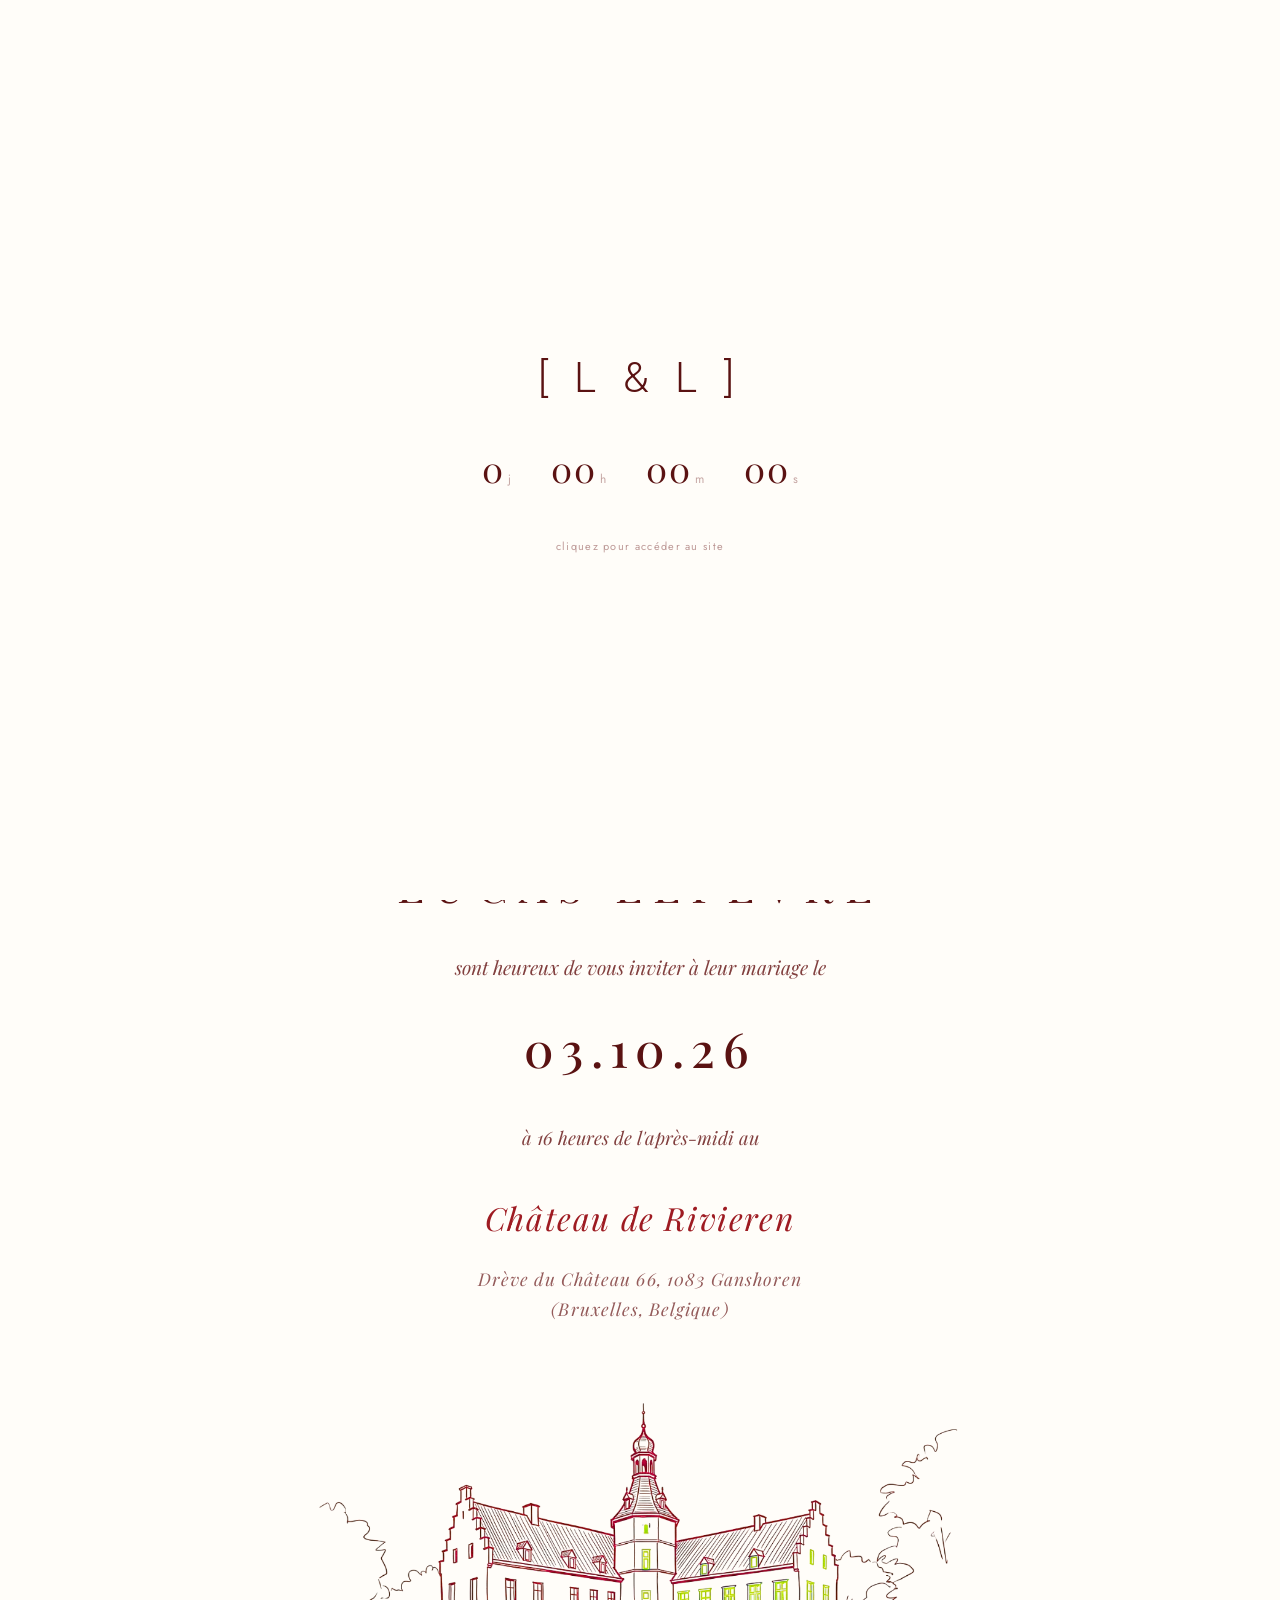
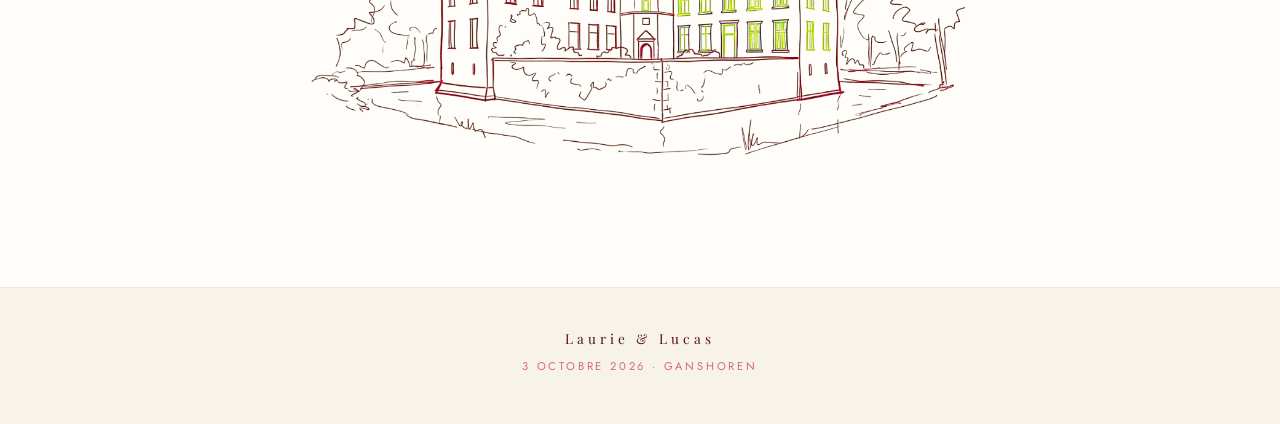
<file: index.html>
<!DOCTYPE html>
<html lang="fr">
<head>
    <meta charset="UTF-8">
    <meta name="viewport" content="width=device-width, initial-scale=1.0">
    <title>Laurie & Lucas — Mariage</title>
    <link rel="preconnect" href="https://fonts.googleapis.com">
    <link rel="preconnect" href="https://fonts.gstatic.com" crossorigin>
    <link href="https://fonts.googleapis.com/css2?family=Jost:wght@400;500;600&family=Playfair+Display:ital,wght@0,400..700;1,400..700&display=swap" rel="stylesheet">
    <link rel="stylesheet" href="style.css">
</head>
<body>

    <div class="site-header">
    <header class="header">
        <div class="header-bar">
            <h1 class="main-title">LAURIE & LUCAS</h1>
            <button type="button" class="nav-toggle" aria-expanded="false" aria-controls="mainNav" aria-label="Menu">
                <span></span><span></span><span></span>
            </button>
        </div>
    </header>

    <nav class="navbar" id="mainNav" aria-label="Navigation principale">
        <a href="index.html" class="nav-link active">BIENVENUE</a>
        <a href="histoire.html" class="nav-link">NOTRE HISTOIRE</a>
        <a href="celebration.html" class="nav-link">CÉLÉBRATION</a>
        <a href="lieu.html" class="nav-link">LE LIEU</a>
        <a href="dresscode.html" class="nav-link">DRESS CODE</a>
        <a href="liste-mariage.html" class="nav-link">LISTE DE MARIAGE</a>
        <a href="rsvp.html" class="nav-link">RSVP</a>
    </nav>
    </div>

    <main class="hero-container">
        <div class="overlay-text">Save the date</div>

        <div class="ticker-wrap" aria-hidden="true">
            <div class="ticker">
                <div class="ticker-group">
                    <img src="photos/LL1.jpg" alt="">
                    <img src="photos/LL2.jpg" alt="">
                    <img src="photos/LL3.jpg" alt="">
                </div>
                <div class="ticker-group" aria-hidden="true">
                    <img src="photos/LL1.jpg" alt="">
                    <img src="photos/LL2.jpg" alt="">
                    <img src="photos/LL3.jpg" alt="">
                </div>
            </div>
        </div>
    </main>

    <section class="invitation-section">

        <h2 class="couple-names">
            Laurie Buyens
            <span class="ampersand">&</span>
            Lucas Lefèvre
        </h2>

        <p class="italic-text invite-text">sont heureux de vous inviter à leur mariage le</p>

        <div class="wedding-date">03.10.26</div>

        <p class="italic-text time-text">à 16 heures de l'après-midi au</p>

        <h3 class="location-title">Château de Rivieren</h3>

        <p class="italic-text address-text">
            Drève du Château 66, 1083 Ganshoren<br>
            (Bruxelles, Belgique)
        </p>

        <div class="illustration-container">
            <img src="photos/chateau.png" class="venue-illustration" alt="Illustration du Château de Rivieren">
        </div>
    </section>

    <footer class="site-footer">
        <p class="footer-names">Laurie & Lucas</p>
        <p class="footer-date">3 Octobre 2026 · Ganshoren</p>
    </footer>

    <script src="nav.js"></script>
    <script src="splash.js"></script>
</body>
</html>
</file>
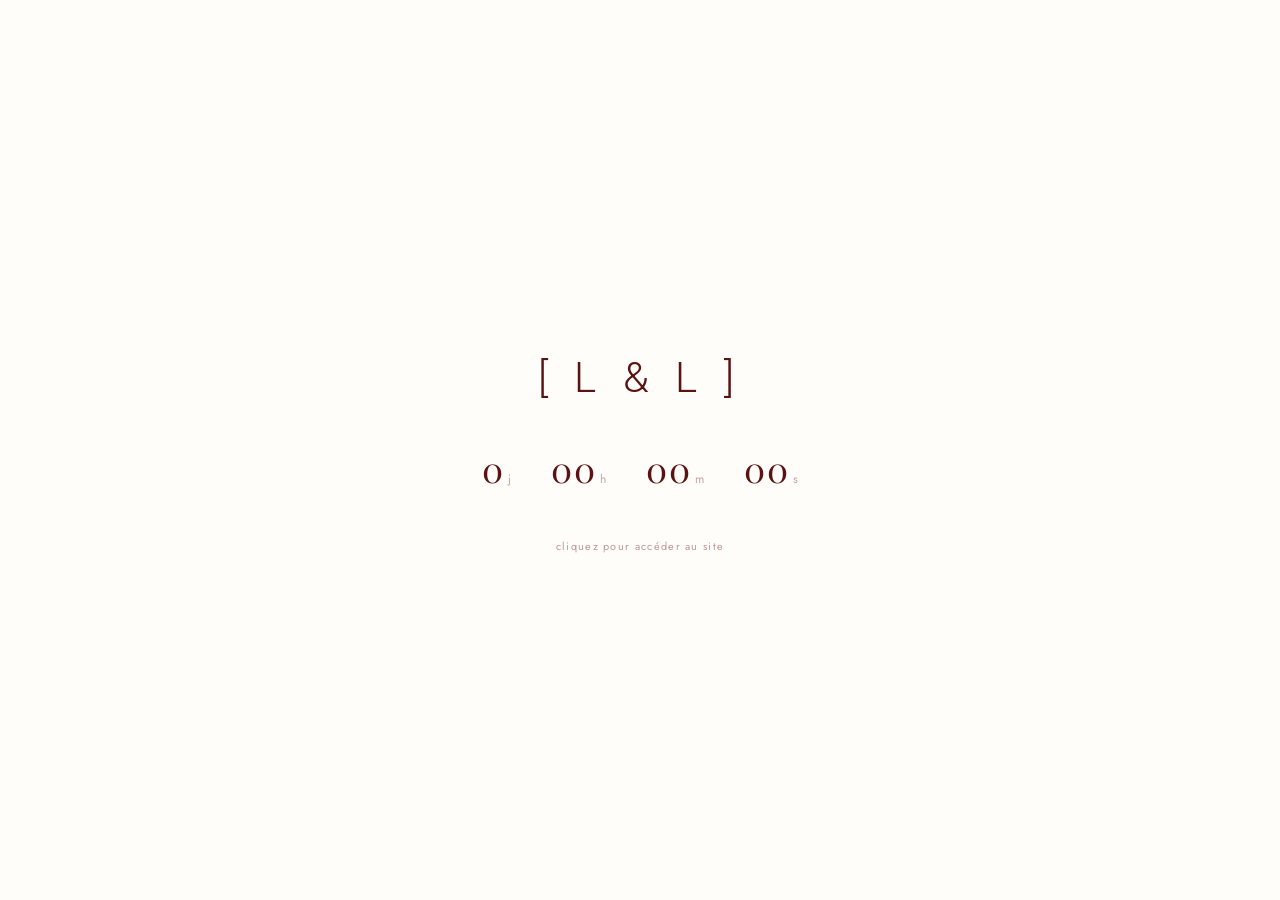
<file: dresscode-details.html>
<!DOCTYPE html>
<html lang="fr">
<head>
    <meta charset="UTF-8">
    <meta name="viewport" content="width=device-width, initial-scale=1.0">
    <title>Laurie & Lucas — Inspiration Dress Code</title>
    <link rel="preconnect" href="https://fonts.googleapis.com">
    <link rel="preconnect" href="https://fonts.gstatic.com" crossorigin>
    <link href="https://fonts.googleapis.com/css2?family=Jost:wght@400;500;600&family=Playfair+Display:ital,wght@0,400..700;1,400..700&display=swap" rel="stylesheet">
    <link rel="stylesheet" href="style.css">
</head>
<body>

    <div class="site-header">
    <header class="header">
        <div class="header-bar">
            <h1 class="main-title">LAURIE & LUCAS</h1>
            <button type="button" class="nav-toggle" aria-expanded="false" aria-controls="mainNav" aria-label="Menu">
                <span></span><span></span><span></span>
            </button>
        </div>
    </header>

    <nav class="navbar" id="mainNav" aria-label="Navigation principale">
        <a href="index.html" class="nav-link">BIENVENUE</a>
        <a href="histoire.html" class="nav-link">NOTRE HISTOIRE</a>
        <a href="celebration.html" class="nav-link">CÉLÉBRATION</a>
        <a href="lieu.html" class="nav-link">LE LIEU</a>
        <a href="dresscode.html" class="nav-link active">DRESS CODE</a>
        <a href="liste-mariage.html" class="nav-link">LISTE DE MARIAGE</a>
        <a href="rsvp.html" class="nav-link">RSVP</a>
    </nav>
    </div>

    <section class="pinterest-section">
        <h2 class="script-day" id="title-placeholder">Inspiration</h2>

        <a data-pin-do="embedBoard"
           data-pin-board-width="900"
           data-pin-scale-height="400"
           data-pin-scale-width="200"
           href="https://www.pinterest.com/ton_compte/ton_tableau/">
        </a>

        <script async defer src="//assets.pinterest.com/js/pinit.js"></script>
    </section>

    <footer class="site-footer">
        <p class="footer-names">Laurie & Lucas</p>
        <p class="footer-date">3 Octobre 2026 · Ganshoren</p>
    </footer>

    <script>
        const params = new URLSearchParams(window.location.search);
        const type = params.get("type");
        const title = document.getElementById("title-placeholder");
        if (type === "ladies") title.textContent = "Inspiration — Ladies";
        else if (type === "gentlemen") title.textContent = "Inspiration — Gentlemen";
    </script>

    <script src="nav.js"></script>
    <script src="splash.js"></script>
</body>
</html>
</file>
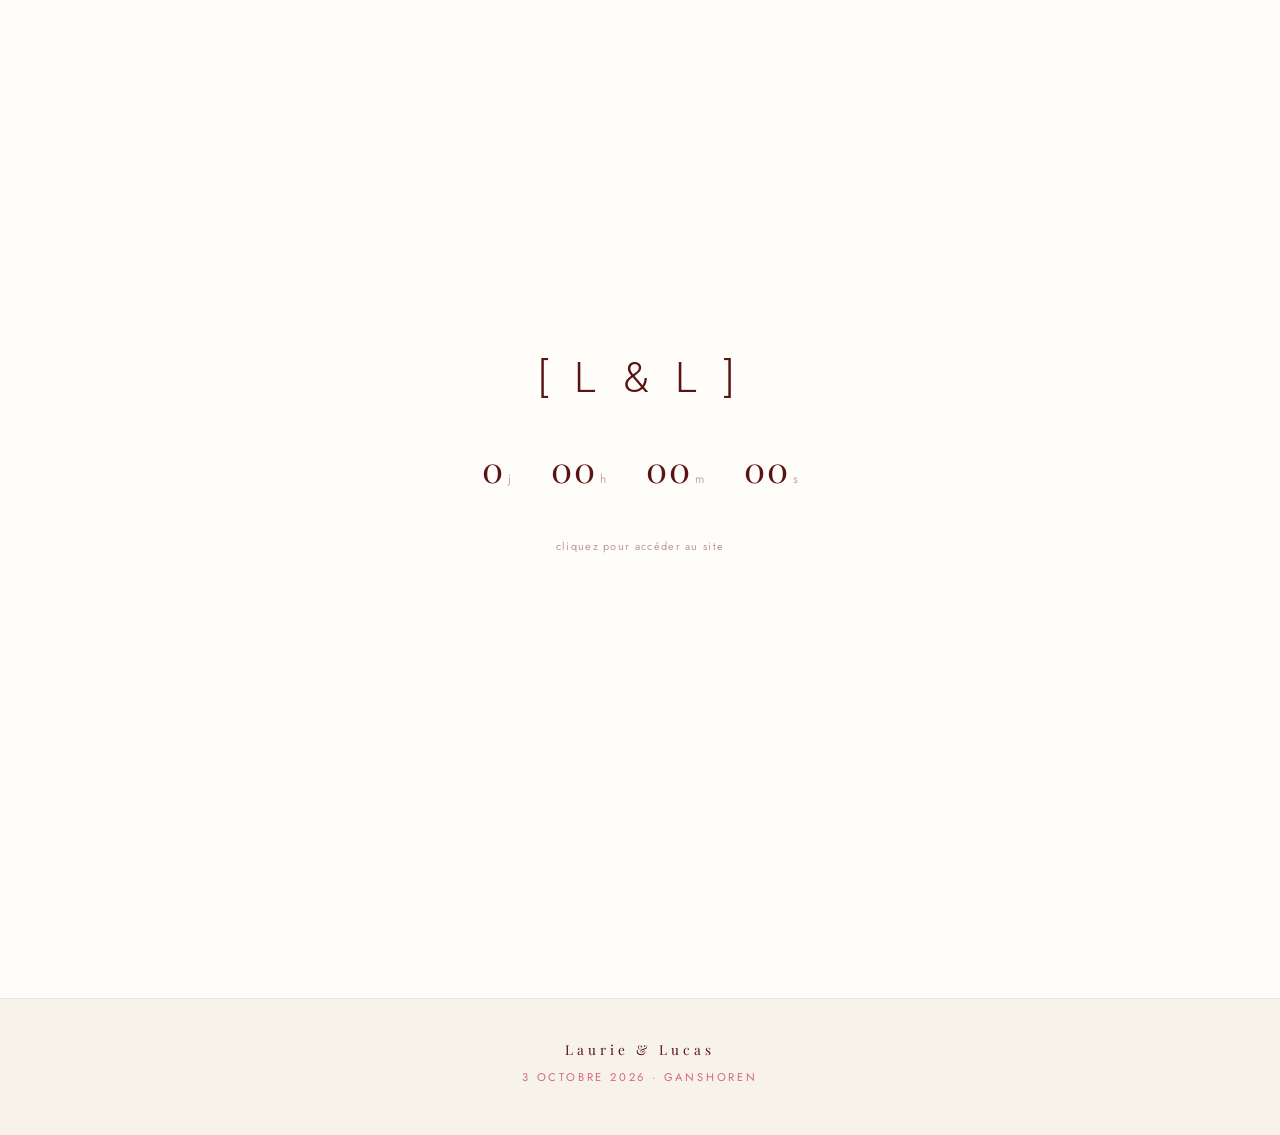
<file: dresscode.html>
<!DOCTYPE html>
<html lang="fr">
<head>
    <meta charset="UTF-8">
    <meta name="viewport" content="width=device-width, initial-scale=1.0">
    <title>Laurie & Lucas — Dress Code</title>
    <link rel="preconnect" href="https://fonts.googleapis.com">
    <link rel="preconnect" href="https://fonts.gstatic.com" crossorigin>
    <link href="https://fonts.googleapis.com/css2?family=Jost:wght@400;500;600&family=Playfair+Display:ital,wght@0,400..700;1,400..700&display=swap" rel="stylesheet">
    <link rel="stylesheet" href="style.css">
</head>
<body>

    <div class="site-header">
    <header class="header">
        <div class="header-bar">
            <h1 class="main-title">LAURIE & LUCAS</h1>
            <button type="button" class="nav-toggle" aria-expanded="false" aria-controls="mainNav" aria-label="Menu">
                <span></span><span></span><span></span>
            </button>
        </div>
    </header>

    <nav class="navbar" id="mainNav" aria-label="Navigation principale">
        <a href="index.html" class="nav-link">BIENVENUE</a>
        <a href="histoire.html" class="nav-link">NOTRE HISTOIRE</a>
        <a href="celebration.html" class="nav-link">CÉLÉBRATION</a>
        <a href="lieu.html" class="nav-link">LE LIEU</a>
        <a href="dresscode.html" class="nav-link active">DRESS CODE</a>
        <a href="liste-mariage.html" class="nav-link">LISTE DE MARIAGE</a>
        <a href="rsvp.html" class="nav-link">RSVP</a>
    </nav>
    </div>

    <div class="page-intro">
        <h2 class="script-day">Dress Code</h2>
        <p>Élégance, couleurs chaudes et touches festives — choisissez votre inspiration.</p>
    </div>

    <main class="selection-container">
        <div class="gender-choice">
            <a href="dresscode-details.html?type=ladies" class="card">
                <span class="card-label">Ladies</span>
                <img src="photos/femme.avif" alt="Inspiration tenue femme">
            </a>
            <a href="dresscode-details.html?type=gentlemen" class="card">
                <span class="card-label">Gentlemen</span>
                <img src="photos/homme.avif" alt="Inspiration tenue homme">
            </a>
        </div>
    </main>

    <footer class="site-footer">
        <p class="footer-names">Laurie & Lucas</p>
        <p class="footer-date">3 Octobre 2026 · Ganshoren</p>
    </footer>

    <script src="nav.js"></script>
    <script src="splash.js"></script>
</body>
</html>
</file>
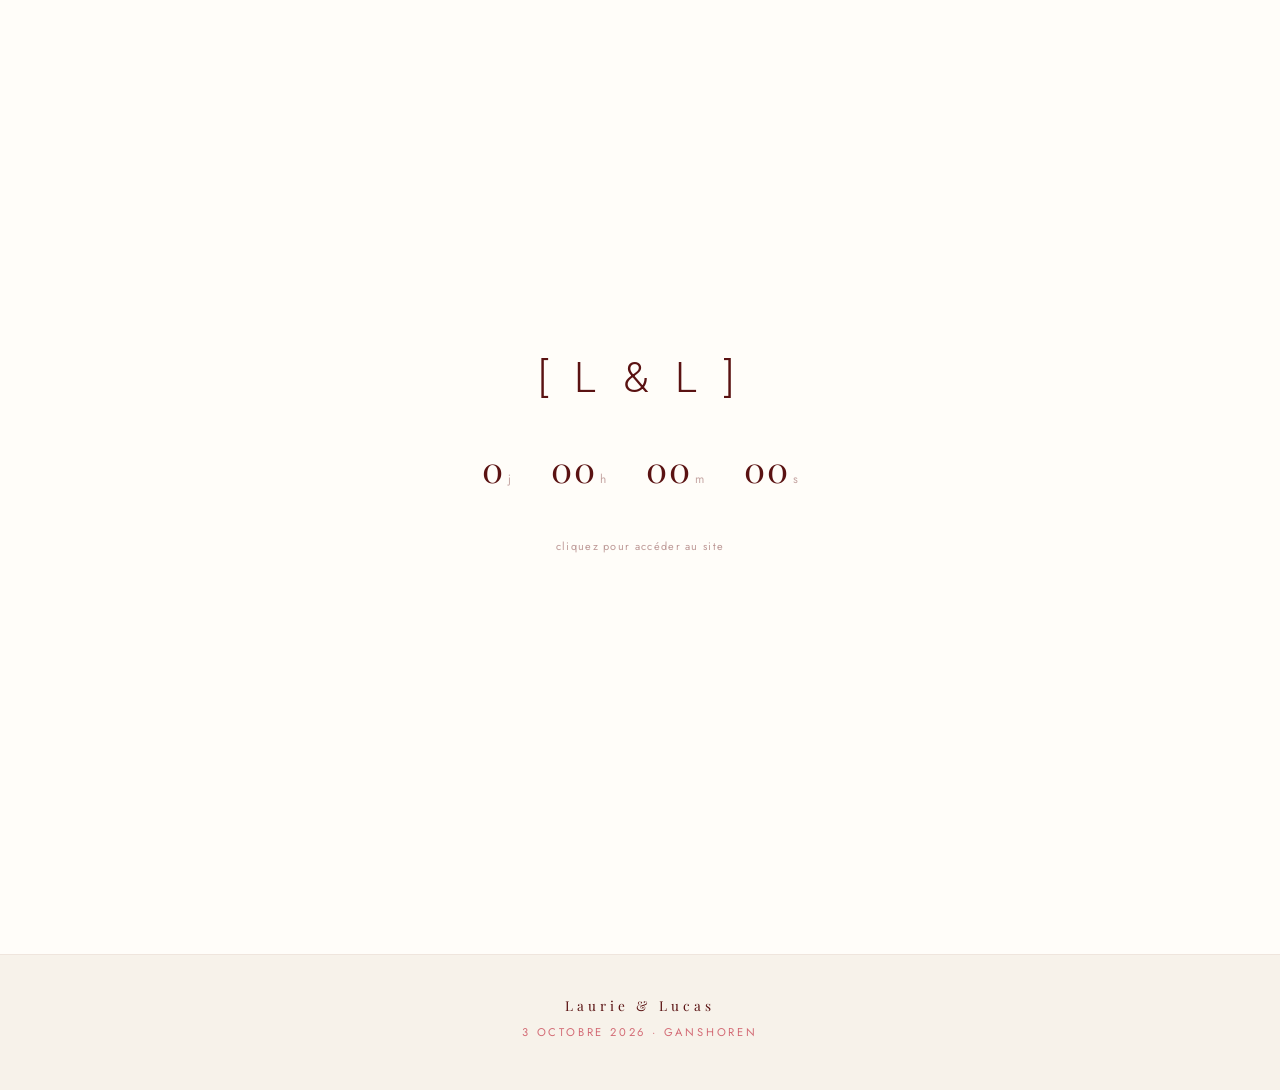
<file: rsvp.html>
<!DOCTYPE html>
<html lang="fr">
<head>
    <meta charset="UTF-8">
    <meta name="viewport" content="width=device-width, initial-scale=1.0">
    <title>Laurie & Lucas — RSVP</title>
    <link rel="preconnect" href="https://fonts.googleapis.com">
    <link rel="preconnect" href="https://fonts.gstatic.com" crossorigin>
    <link href="https://fonts.googleapis.com/css2?family=Jost:wght@400;500;600&family=Playfair+Display:ital,wght@0,400..700;1,400..700&display=swap" rel="stylesheet">
    <link rel="stylesheet" href="style.css">
</head>
<body>

    <div class="site-header">
    <header class="header">
        <div class="header-bar">
            <h1 class="main-title">LAURIE & LUCAS</h1>
            <button type="button" class="nav-toggle" aria-expanded="false" aria-controls="mainNav" aria-label="Menu">
                <span></span><span></span><span></span>
            </button>
        </div>
    </header>

    <nav class="navbar" id="mainNav" aria-label="Navigation principale">
        <a href="index.html" class="nav-link">BIENVENUE</a>
        <a href="histoire.html" class="nav-link">NOTRE HISTOIRE</a>
        <a href="celebration.html" class="nav-link">CÉLÉBRATION</a>
        <a href="lieu.html" class="nav-link">LE LIEU</a>
        <a href="dresscode.html" class="nav-link">DRESS CODE</a>
        <a href="liste-mariage.html" class="nav-link">LISTE DE MARIAGE</a>
        <a href="rsvp.html" class="nav-link active">RSVP</a>
    </nav>
    </div>

    <main class="rsvp-main">
        <h2 class="script-day">RSVP</h2>

        <p class="italic-text rsvp-intro">We'd love to know if you're coming.</p>
        <p class="italic-text rsvp-deadline">Please submit your RSVP by May 1st 2026.</p>

        <button id="openModal" class="btn-discover" type="button">RSVP</button>

        <div class="rsvp-illustration">
            <img src="photos/table.png" alt="Table de mariage">
        </div>
    </main>

    <div id="rsvpModal" class="modal" role="dialog" aria-modal="true" aria-labelledby="modalTitle">
        <div class="modal-content">
            <button class="close" type="button" aria-label="Fermer">&times;</button>
            <h2 id="modalTitle">Confirmation</h2>
            <p id="rsvpFormStatus" class="rsvp-form-status" role="status" hidden></p>
            <form id="rsvpForm" action="https://formsubmit.co/laurie.lucas.bule@gmail.com" method="POST">
                <input type="hidden" name="_subject" value="Nouveau RSVP — Mariage Laurie & Lucas">
                <input type="hidden" name="_template" value="table">
                <input type="hidden" name="_captcha" value="false">
                <input type="hidden" name="_next" id="rsvpNext" value="">
                <input type="text" name="_honey" class="rsvp-honey" tabindex="-1" autocomplete="off" aria-hidden="true">
                <input type="text" name="nom" placeholder="Prénom et Nom" required>
                <input type="text" name="regime" placeholder="Contraintes alimentaires">
                <select name="plus_un">
                    <option value="non">Pas de +1</option>
                    <option value="oui">Demande de +1</option>
                </select>
                <textarea name="message" placeholder="Commentaires" rows="4"></textarea>
                <button type="submit" class="btn-discover" id="rsvpSubmitBtn">Envoyer</button>
            </form>
        </div>
    </div>

    <footer class="site-footer">
        <p class="footer-names">Laurie & Lucas</p>
        <p class="footer-date">3 Octobre 2026 · Ganshoren</p>
    </footer>

    <script>
        const modal = document.getElementById("rsvpModal");
        const btn = document.getElementById("openModal");
        const closeBtn = document.querySelector(".close");
        const form = document.getElementById("rsvpForm");
        const statusEl = document.getElementById("rsvpFormStatus");
        const submitBtn = document.getElementById("rsvpSubmitBtn");

        function openModal() {
            modal.classList.add("is-open");
        }

        function closeModal() {
            modal.classList.remove("is-open");
        }

        function setStatus(message, type) {
            statusEl.hidden = !message;
            statusEl.textContent = message;
            statusEl.className = "rsvp-form-status rsvp-form-status--" + (type || "");
        }

        btn.onclick = openModal;
        closeBtn.onclick = closeModal;
        window.onclick = (event) => { if (event.target === modal) closeModal(); };

        var nextInput = document.getElementById("rsvpNext");
        if (nextInput && location.protocol !== "file:") {
            nextInput.value = location.origin + location.pathname + "?sent=1";
        }

        if (new URLSearchParams(location.search).get("sent") === "1") {
            openModal();
            setStatus("Merci ! Votre RSVP a bien été envoyé.", "success");
        }

        form.addEventListener("submit", function (event) {
            if (location.protocol === "file:") {
                event.preventDefault();
                setStatus("Ouvrez le site via un serveur local (Live Server, etc.), pas en double-cliquant le fichier HTML.", "error");
                return;
            }

            setStatus("Envoi en cours…", "");
            submitBtn.disabled = true;
        });
    </script>

    <script src="nav.js"></script>
    <script src="splash.js"></script>
</body>
</html>
</file>
<file: style.css>
/* ==========================================================================
   DESIGN SYSTEM — Laurie & Lucas
   Direction : épuré, élégant, touches bordeaux · rose · citron
   ========================================================================== */
:root {
    --cream:       #FFFDF9;
    --cream-dark:  #F7F2EA;
    --bordeaux:    #6B1D1D;
    --bordeaux-deep: #5A1212;
    --rose:        #E27D86;
    --rose-soft:   #F5C6CB;
    --rose-active: #D36B75;
    --scarlet:     #9E1B22;
    --citron:      #e1ff00;
    --olive:       #8B9A6B;

    --font-serif:  "Playfair Display", Georgia, serif;
    --font-sans:   "Jost", system-ui, sans-serif;

    --radius-sm:   12px;
    --radius-md:   20px;
    --radius-lg:   35px;
    --radius-pill: 999px;

    --shadow-soft: 0 4px 24px rgba(107, 29, 29, 0.06);
    --shadow-card: 0 8px 32px rgba(107, 29, 29, 0.10);

    --ease:        cubic-bezier(0.4, 0, 0.2, 1);
    --header-h:    120px;
}

/* ==========================================================================
   RESET & BASE
   ========================================================================== */
*, *::before, *::after {
    margin: 0;
    padding: 0;
    box-sizing: border-box;
}

html {
    scroll-behavior: smooth;
    width: 100%;
    overflow-x: hidden;
}

body {
    font-family: var(--font-serif);
    background-color: var(--cream);
    color: var(--bordeaux);
    width: 100%;
    overflow-x: hidden;
    line-height: 1.6;
    -webkit-font-smoothing: antialiased;
}

::selection {
    background-color: var(--rose-soft);
    color: var(--bordeaux);
}

img {
    max-width: 100%;
    height: auto;
}

a {
    color: inherit;
}

/* Animations d'entrée subtiles */
@keyframes fadeUp {
    from { opacity: 0; transform: translateY(20px); }
    to   { opacity: 1; transform: translateY(0); }
}

@keyframes scrollInfinite {
    0%   { transform: translate3d(0, 0, 0); }
    100% { transform: translate3d(-50%, 0, 0); }
}

.reveal {
    animation: fadeUp 0.8s var(--ease) both;
}

.reveal-delay-1 { animation-delay: 0.12s; }
.reveal-delay-2 { animation-delay: 0.24s; }
.reveal-delay-3 { animation-delay: 0.36s; }

/* ==========================================================================
   ÉCRAN D'ACCUEIL — COMPTE À REBOURS
   ========================================================================== */
body.splash-active {
    overflow: hidden;
}

.splash {
    position: fixed;
    inset: 0;
    z-index: 10000;
    display: flex;
    align-items: center;
    justify-content: center;
    padding: 24px;
    background: var(--cream);
    cursor: pointer;
    transition: opacity 0.5s var(--ease), visibility 0.5s;
}

.splash--out {
    opacity: 0;
    visibility: hidden;
    pointer-events: none;
}

.splash-inner {
    text-align: center;
}

.splash-logo {
    font-family: "Roboto", sans-serif;
    font-size: clamp(1.8rem, 6vw, 2.6rem);
    font-weight: 300;
    letter-spacing: 0.2em;
    color: var(--bordeaux-deep);
    margin-bottom: 40px;
}

.splash-countdown {
    display: flex;
    justify-content: center;
    gap: clamp(20px, 5vw, 40px);
    margin-bottom: 48px;
}

.splash-unit {
    display: flex;
    align-items: baseline;
    gap: 4px;
}

.splash-num {
    font-size: clamp(1.5rem, 4.5vw, 2.2rem);
    font-weight: 400;
    letter-spacing: 0.04em;
    color: var(--bordeaux-deep);
    line-height: 1;
}

.splash-unit-label {
    font-family: var(--font-sans);
    font-size: 0.75rem;
    color: rgba(107, 29, 29, 0.4);
}

.splash-hint {
    font-family: var(--font-sans);
    font-size: 0.68rem;
    letter-spacing: 0.12em;
    text-transform: lowercase;
    color: rgba(107, 29, 29, 0.45);
}

/* ==========================================================================
   HEADER & NAVIGATION
   ========================================================================== */
.site-header {
    position: sticky;
    top: 0;
    z-index: 200;
    background: var(--cream);
    border-bottom: 1px solid rgba(107, 29, 29, 0.06);
    padding-top: env(safe-area-inset-top, 0);
}

.header {
    position: relative;
    z-index: 202;
    background: transparent;
    border: none;
    padding: 0;
}

.header-bar {
    display: flex;
    align-items: center;
    justify-content: space-between;
    gap: 16px;
    padding: 16px 20px;
    width: 100%;
    background: rgba(255, 253, 249, 0.92);
    backdrop-filter: blur(12px);
    -webkit-backdrop-filter: blur(12px);
}

@media (min-width: 769px) {
    .header-bar {
        max-width: 1200px;
        margin: 0 auto;
    }
}

.main-title {
    font-size: clamp(1rem, 3vw, 2rem);
    font-weight: 400;
    letter-spacing: 0.28em;
    margin: 0;
    color: var(--bordeaux-deep);
    text-align: left;
    flex: 1;
    min-width: 0;
}

.nav-toggle {
    display: none;
    flex-shrink: 0;
    width: 44px;
    height: 44px;
    padding: 0;
    border: none;
    background: transparent;
    cursor: pointer;
    align-items: center;
    justify-content: center;
    flex-direction: column;
    gap: 6px;
    -webkit-tap-highlight-color: transparent;
}

.nav-toggle span {
    display: block;
    width: 22px;
    height: 1.5px;
    background: var(--bordeaux);
    transition: transform 0.3s var(--ease), opacity 0.3s var(--ease);
}

.header--open .nav-toggle span:nth-child(1) {
    transform: translateY(7.5px) rotate(45deg);
}

.header--open .nav-toggle span:nth-child(2) {
    opacity: 0;
}

.header--open .nav-toggle span:nth-child(3) {
    transform: translateY(-7.5px) rotate(-45deg);
}

.navbar {
    display: flex;
    justify-content: center;
    gap: clamp(12px, 3vw, 36px);
    flex-wrap: wrap;
    padding: 0 20px 20px;
    width: 100%;
}

@media (min-width: 769px) {
    .navbar {
        max-width: 1200px;
        margin: 0 auto;
    }
}

.nav-link {
    font-family: var(--font-sans);
    text-decoration: none;
    color: var(--bordeaux);
    font-size: 0.72rem;
    letter-spacing: 0.18em;
    font-weight: 500;
    text-transform: uppercase;
    padding: 6px 0;
    transition: color 0.25s var(--ease);
}

.nav-link:hover {
    color: var(--rose);
}

.nav-link.active {
    color: var(--rose-active);
}

/* ==========================================================================
   BOUTONS
   ========================================================================== */
.btn-discover,
.btn-location-more {
    display: inline-block;
    font-family: var(--font-sans);
    background-color: var(--bordeaux);
    color: var(--cream);
    text-decoration: none;
    font-size: 0.75rem;
    letter-spacing: 0.2em;
    padding: 14px 36px;
    border-radius: var(--radius-pill);
    margin-top: 16px;
    font-weight: 500;
    border: none;
    cursor: pointer;
    transition: background-color 0.3s var(--ease), transform 0.2s var(--ease), box-shadow 0.3s var(--ease);
    box-shadow: var(--shadow-soft);
}

.btn-discover:hover,
.btn-location-more:hover {
    background-color: var(--rose);
    transform: translateY(-2px);
    box-shadow: var(--shadow-card);
}

/* ==========================================================================
   PAGE D'ACCUEIL — HERO
   ========================================================================== */
.hero-container {
    position: relative;
    width: 100%;
    height: clamp(280px, 50vw, 480px);
    background-color: #1a1a1a;
    overflow: hidden;
    display: flex;
    align-items: center;
}

.hero-container .overlay-text {
    position: absolute;
    z-index: 10;
    width: 100%;
    text-align: center;
    font-style: italic;
    font-size: clamp(2.4rem, 7vw, 5.5rem);
    color: var(--citron);
    pointer-events: none;
    text-shadow: 0 2px 20px rgba(0, 0, 0, 0.35);
    letter-spacing: 0.02em;
}

.ticker-wrap {
    width: 100%;
    overflow: hidden;
}

.ticker {
    display: flex;
    width: max-content;
}

.ticker-group {
    display: flex;
    animation: scrollInfinite 30s linear infinite;
}

.ticker-group img {
    height: clamp(280px, 50vw, 480px);
    width: auto;
    object-fit: cover;
    display: block;
}

/* ==========================================================================
   PAGE D'ACCUEIL — INVITATION
   ========================================================================== */
.invitation-section {
    text-align: center;
    padding: clamp(60px, 10vw, 100px) 24px clamp(80px, 12vw, 120px);
    display: flex;
    flex-direction: column;
    align-items: center;
    max-width: 820px;
    margin: 0 auto;
}

.italic-text {
    font-style: italic;
    font-weight: 400;
    margin: 8px 0;
    color: rgba(107, 29, 29, 0.85);
}

.couple-names {
    font-size: clamp(1.6rem, 4.5vw, 2.8rem);
    font-weight: 400;
    letter-spacing: 0.25em;
    line-height: 1.7;
    text-transform: uppercase;
    color: var(--bordeaux-deep);
}

.ampersand {
    display: block;
    font-size: 1.2rem;
    margin: 4px 0;
    font-weight: 300;
    color: var(--rose);
    letter-spacing: 0.5em;
}

.invite-text {
    font-size: clamp(1rem, 2vw, 1.2rem);
    margin-top: 28px;
    margin-bottom: 8px;
}

.wedding-date {
    font-size: clamp(2rem, 5vw, 3rem);
    letter-spacing: 0.15em;
    font-weight: 500;
    margin: 20px 0;
    color: var(--bordeaux-deep);
}

.time-text {
    font-size: clamp(1rem, 2vw, 1.15rem);
    margin: 16px 0;
}

.location-title {
    font-size: clamp(1.5rem, 3vw, 2rem);
    font-style: italic;
    font-weight: 400;
    letter-spacing: 0.05em;
    margin: 24px 0 12px;
    color: var(--scarlet);
}

.address-text {
    font-size: clamp(0.95rem, 1.8vw, 1.1rem);
    letter-spacing: 0.06em;
    margin-bottom: 48px;
    max-width: 520px;
    line-height: 1.7;
    opacity: 0.85;
}

.illustration-container {
    width: 100%;
    max-width: 680px;
    margin-top: 16px;
    padding: 0 8px;
}

.venue-illustration {
    width: 100%;
    height: auto;
    display: block;
    border-radius: var(--radius-md);
}

/* ==========================================================================
   PAGE CÉLÉBRATION
   ========================================================================== */
.disco-ball-wrap {
    position: fixed;
    right: clamp(16px, 4vw, 52px);
    z-index: 99;
    pointer-events: none;
    opacity: 0;
    will-change: opacity;
}

.disco-ball {
    display: block;
    width: clamp(48px, 12vw, 84px);
    height: auto;
    transform: translateY(-100%);
    transform-origin: top center;
    will-change: transform;
}

.celebration-hero {
    padding: 16px clamp(16px, 4vw, 48px) 0;
    max-width: 1100px;
    margin: 0 auto;
}

.hero-image-container {
    position: relative;
    width: 100%;
    height: clamp(260px, 45vw, 460px);
    border-radius: var(--radius-lg);
    overflow: hidden;
    display: flex;
    align-items: center;
    justify-content: center;
}

.hero-bg-img {
    width: 100%;
    height: 100%;
    object-fit: cover;
}

.celebration-overlay-text {
    position: absolute;
    font-style: italic;
    font-size: clamp(2rem, 5.5vw, 4.2rem);
    color: var(--scarlet);
    text-align: center;
    font-weight: 400;
    text-shadow: 0 2px 16px rgba(255, 253, 249, 0.6);
    pointer-events: none;
    padding: 0 20px;
}

/* Timeline */
.timeline-container {
    position: relative;
    max-width: 1000px;
    margin: clamp(48px, 8vw, 80px) auto 0;
    display: flex;
    justify-content: center;
    padding: 0 24px;
}

.timeline-content {
    max-width: 580px;
    width: 100%;
    text-align: center;
    z-index: 5;
    position: relative;
}

.script-day {
    font-size: clamp(2rem, 4.5vw, 3rem);
    font-style: italic;
    font-weight: 400;
    margin-bottom: 36px;
    color: var(--bordeaux);
}

.space-top {
    margin-top: clamp(48px, 8vw, 80px);
}

.event-block {
    margin-bottom: 40px;
    padding: 28px 24px;
    background: var(--cream);
    border-radius: var(--radius-md);
    border: 1px solid rgba(107, 29, 29, 0.06);
    transition: box-shadow 0.3s var(--ease), border-color 0.3s var(--ease);
}

.event-block:hover {
    box-shadow: var(--shadow-soft);
    border-color: rgba(226, 125, 134, 0.2);
}

.event-title {
    font-family: var(--font-sans);
    font-size: 0.78rem;
    letter-spacing: 0.22em;
    font-weight: 600;
    margin-bottom: 14px;
    text-transform: uppercase;
    color: var(--bordeaux-deep);
}

.event-desc {
    font-size: clamp(0.95rem, 1.8vw, 1.05rem);
    font-style: italic;
    line-height: 1.75;
    font-weight: 400;
    margin-bottom: 8px;
    color: rgba(107, 29, 29, 0.88);
}

.italic-note {
    margin-top: 12px;
    font-size: 0.95rem;
    color: var(--rose-active);
}

.kids-notice {
    font-size: 0.9rem;
    font-style: italic;
    line-height: 1.7;
    margin-top: 64px;
    margin-bottom: 80px;
    padding: 24px 28px;
    background: var(--cream-dark);
    border-radius: var(--radius-md);
    border-left: 3px solid var(--rose-soft);
    color: rgba(107, 29, 29, 0.75);
    text-align: left;
}

/* Icônes flottantes */
.side-icons {
    position: absolute;
    top: 0;
    bottom: 0;
    width: 180px;
    pointer-events: none;
}

.left-side  { left: 0; }
.right-side { right: 0; }

.floating-icon {
    position: absolute;
    width: 60px;
    height: auto;
    opacity: 0.75;
}

.icon-l1 { top: 20px;   left: 50px;  width: 75px; }
.icon-l2 { top: 240px;  left: -10px; }
.icon-l3 { top: 460px;  left: 100px; width: 28px; }
.icon-l4 { top: 580px;  left: 10px;  width: 85px; }
.icon-l5 { top: 820px;  left: -20px; }
.icon-l6 { top: 1000px; left: 70px;  width: 70px; }
.icon-l7 { top: 1220px; left: 0; }

.icon-r1 { top: 10px;   right: 35px; width: 24px; }
.icon-r2 { top: 210px;  right: 0;    width: 70px; }
.icon-r3 { top: 420px;  right: -25px; }
.icon-r4 { top: 620px;  right: 70px;  width: 50px; }
.icon-r5 { top: 800px;  right: -10px; width: 65px; }
.icon-r6 { top: 1060px; right: 45px;  width: 65px; }
.icon-r7 { top: 1250px; right: 90px;  width: 28px; }

/* ==========================================================================
   PAGE LE LIEU
   ========================================================================== */
.location-container {
    max-width: 1100px;
    margin: clamp(32px, 6vw, 56px) auto clamp(64px, 10vw, 100px);
    padding: 0 clamp(20px, 4vw, 48px);
    display: grid;
    grid-template-columns: 1.15fr 1fr;
    gap: clamp(32px, 6vw, 72px);
    align-items: center;
}

.location-map-wrapper {
    width: 100%;
    display: flex;
    flex-direction: column;
    gap: 16px;
}

.location-map {
    width: 100%;
    height: auto;
    display: block;
    border-radius: var(--radius-md);
}

.venue-map {
    width: 100%;
    height: clamp(220px, 32vw, 300px);
    border-radius: var(--radius-md);
    overflow: hidden;
    background: var(--cream-dark);
    z-index: 0;
}

.venue-map .leaflet-control-attribution {
    font-family: var(--font-sans);
    font-size: 0.6rem;
    letter-spacing: 0.02em;
    color: rgba(107, 29, 29, 0.45);
    background: transparent;
    padding: 2px 6px;
}

.venue-map .leaflet-control-attribution a {
    color: rgba(107, 29, 29, 0.55);
}

.venue-marker-wrap {
    background: none;
    border: none;
}

.venue-marker {
    display: block;
    width: 14px;
    height: 14px;
    background: var(--bordeaux);
    border: 2px solid var(--cream);
    border-radius: 50%;
}

.location-text-wrapper {
    display: flex;
    flex-direction: column;
    justify-content: center;
    align-items: flex-start;
}

.location-paragraph {
    font-size: clamp(1rem, 1.8vw, 1.12rem);
    font-style: italic;
    line-height: 1.8;
    font-weight: 400;
    margin-bottom: 20px;
    color: rgba(107, 29, 29, 0.88);
    text-align: left;
}

.location-paragraph:first-of-type::first-letter {
    font-size: 2.4em;
    float: left;
    line-height: 0.85;
    margin: 4px 10px 0 0;
    color: var(--rose);
    font-weight: 400;
}

/* ==========================================================================
   PAGE DRESS CODE
   ========================================================================== */
.page-intro {
    text-align: center;
    padding: clamp(32px, 6vw, 56px) 24px 0;
    max-width: 600px;
    margin: 0 auto;
}

.page-intro .script-day {
    margin-bottom: 12px;
}

.page-intro p {
    font-style: italic;
    font-size: clamp(0.95rem, 1.8vw, 1.1rem);
    color: rgba(107, 29, 29, 0.8);
    line-height: 1.7;
}

.selection-container {
    display: flex;
    justify-content: center;
    padding: clamp(24px, 5vw, 48px) clamp(16px, 4vw, 32px) clamp(64px, 10vw, 100px);
}

.gender-choice {
    display: flex;
    gap: clamp(16px, 3vw, 28px);
    width: 100%;
    max-width: 1000px;
}

.card {
    position: relative;
    flex: 1 1 50%;
    display: block;
    overflow: hidden;
    border-radius: var(--radius-md);
    text-decoration: none;
}

.card img {
    width: 100%;
    height: clamp(320px, 55vh, 520px);
    object-fit: cover;
    display: block;
}

.overlay-title {
    position: absolute;
    left: 28px;
    bottom: 32px;
    margin: 0;
    color: var(--cream);
    font-family: var(--font-serif);
    font-weight: 400;
    font-size: clamp(1.6rem, 4vw, 2.8rem);
    font-style: italic;
    letter-spacing: 0.04em;
    z-index: 2;
    text-shadow: 0 2px 12px rgba(0, 0, 0, 0.3);
    pointer-events: none;
}

.card-label {
    position: absolute;
    top: 20px;
    right: 20px;
    z-index: 2;
    font-family: var(--font-sans);
    font-size: 0.65rem;
    letter-spacing: 0.2em;
    text-transform: uppercase;
    color: var(--cream);
    background: rgba(107, 29, 29, 0.7);
    backdrop-filter: blur(6px);
    padding: 8px 16px;
    border-radius: var(--radius-pill);
}

/* Pinterest section */
.pinterest-section {
    text-align: center;
    padding: clamp(32px, 6vw, 56px) 24px clamp(64px, 10vw, 100px);
    max-width: 960px;
    margin: 0 auto;
}

/* ==========================================================================
   PAGE RSVP
   ========================================================================== */
.rsvp-main {
    text-align: center;
    padding: clamp(48px, 8vw, 80px) 24px clamp(64px, 10vw, 100px);
    max-width: 720px;
    margin: 0 auto;
}

.rsvp-intro {
    font-size: clamp(1rem, 2vw, 1.2rem);
    margin-bottom: 12px;
}

.rsvp-deadline {
    font-size: clamp(0.9rem, 1.8vw, 1.05rem);
    margin-bottom: 36px;
    color: rgba(107, 29, 29, 0.75);
}

.rsvp-illustration {
    margin-top: 56px;
    max-width: 640px;
    margin-left: auto;
    margin-right: auto;
}

.rsvp-illustration img {
    width: 100%;
    border-radius: var(--radius-md);
}

/* Modal RSVP */
.modal {
    display: none;
    position: fixed;
    z-index: 1000;
    inset: 0;
    background-color: rgba(107, 29, 29, 0.35);
    backdrop-filter: blur(4px);
    -webkit-backdrop-filter: blur(4px);
    align-items: center;
    justify-content: center;
    padding: 16px;
}

.modal.is-open {
    display: flex;
}

.modal-content {
    background-color: var(--cream);
    margin: 8% auto;
    padding: clamp(32px, 5vw, 48px);
    width: 90%;
    max-width: 480px;
    border-radius: var(--radius-md);
    text-align: center;
    position: relative;
    box-shadow: var(--shadow-card);
    border: 1px solid rgba(107, 29, 29, 0.08);
    animation: fadeUp 0.4s var(--ease) both;
}

.modal-content h2 {
    margin-bottom: 24px;
    color: var(--bordeaux-deep);
    font-weight: 400;
    font-size: 1.6rem;
}

.close {
    position: absolute;
    top: 16px;
    right: 20px;
    font-size: 1.6rem;
    cursor: pointer;
    color: var(--bordeaux);
    line-height: 1;
    transition: color 0.2s var(--ease);
    background: none;
    border: none;
}

.close:hover {
    color: var(--rose);
}

.modal-content input,
.modal-content select,
.modal-content textarea {
    width: 100%;
    padding: 14px 16px;
    margin: 8px 0;
    border: 1px solid rgba(107, 29, 29, 0.15);
    background: var(--cream);
    font-family: var(--font-sans);
    font-size: 0.9rem;
    color: var(--bordeaux);
    border-radius: var(--radius-sm);
    transition: border-color 0.2s var(--ease), box-shadow 0.2s var(--ease);
}

.modal-content input:focus,
.modal-content select:focus,
.modal-content textarea:focus {
    outline: none;
    border-color: var(--rose);
    box-shadow: 0 0 0 3px rgba(226, 125, 134, 0.15);
}

.modal-content input::placeholder,
.modal-content textarea::placeholder {
    color: rgba(107, 29, 29, 0.4);
}

.rsvp-honey {
    position: absolute;
    left: -9999px;
    width: 1px;
    height: 1px;
    opacity: 0;
    pointer-events: none;
}

.rsvp-form-status {
    font-family: var(--font-sans);
    font-size: 0.85rem;
    margin-bottom: 16px;
    line-height: 1.5;
}

.rsvp-form-status--success {
    color: var(--bordeaux-deep);
    font-style: italic;
}

.rsvp-form-status--error {
    color: var(--scarlet);
}

/* ==========================================================================
   FOOTER
   ========================================================================== */
.site-footer {
    text-align: center;
    padding: 40px 24px 48px;
    border-top: 1px solid rgba(107, 29, 29, 0.06);
    background: var(--cream-dark);
}

.footer-names {
    font-size: 0.85rem;
    letter-spacing: 0.3em;
    color: var(--bordeaux-deep);
    margin-bottom: 8px;
}

.footer-date {
    font-family: var(--font-sans);
    font-size: 0.7rem;
    letter-spacing: 0.25em;
    color: var(--rose-active);
    text-transform: uppercase;
}

/* ==========================================================================
   PAGE NOTRE HISTOIRE
   ========================================================================== */
.story-section {
    max-width: 640px;
    margin: 0 auto;
    padding: clamp(40px, 8vw, 72px) 24px 0;
    text-align: center;
}

.story-section .script-day {
    margin-bottom: 32px;
}

.story-text {
    font-size: clamp(1rem, 1.8vw, 1.12rem);
    font-style: italic;
    line-height: 1.85;
    color: rgba(107, 29, 29, 0.88);
    text-align: left;
}

.story-text p {
    margin-bottom: 1.4em;
}

.story-text p:last-child {
    margin-bottom: 0;
}

/* Mosaïque photos — Notre histoire */
.photo-mosaic {
    display: grid;
    grid-template-columns: repeat(auto-fill, minmax(155px, 1fr));
    gap: 6px;
    max-width: 1100px;
    margin: clamp(48px, 8vw, 72px) auto clamp(64px, 10vw, 100px);
    padding: 0 24px;
}

.mosaic-cell {
    position: relative;
    aspect-ratio: 3 / 4;
    overflow: hidden;
    border-radius: var(--radius-sm);
    margin: 0;
    cursor: default;
}

.mosaic-cell img {
    width: 100%;
    height: 100%;
    object-fit: cover;
    display: block;
}

.mosaic-date {
    position: absolute;
    inset: 0;
    display: flex;
    align-items: center;
    justify-content: center;
    padding: 12px;
    text-align: center;
    background: rgba(107, 29, 29, 0.62);
    color: var(--cream);
    font-family: var(--font-serif);
    font-style: italic;
    font-size: clamp(0.85rem, 1.6vw, 1rem);
    line-height: 1.4;
    opacity: 0;
    transition: opacity 0.25s var(--ease);
    pointer-events: none;
}

.mosaic-cell:hover .mosaic-date,
.mosaic-cell:focus-within .mosaic-date {
    opacity: 1;
}

@media (hover: none) {
    .mosaic-cell:active .mosaic-date {
        opacity: 1;
    }
}

/* ==========================================================================
   DESKTOP — NAV HORIZONTALE
   ========================================================================== */
@media (min-width: 769px) {
    .header {
        text-align: center;
    }

    .header-bar {
        display: block;
        text-align: center;
        padding: 28px 24px 0;
    }

    .main-title {
        text-align: center;
        margin-bottom: 20px;
    }

    .navbar {
        position: static;
        opacity: 1;
        visibility: visible;
        pointer-events: auto;
        transform: none;
        flex-direction: row;
        flex-wrap: wrap;
        padding: 0 24px 20px;
        background: transparent;
    }
}

/* ==========================================================================
   RESPONSIVE — TABLETTE
   ========================================================================== */
@media (max-width: 900px) {
    .side-icons {
        display: none;
    }

    .event-block {
        padding: 22px 18px;
    }

    .kids-notice {
        text-align: center;
        border-left: none;
        border-top: 3px solid var(--rose-soft);
        padding: 20px 18px;
        margin-bottom: 48px;
    }

    .location-container {
        grid-template-columns: 1fr;
        gap: 32px;
        padding: 0 16px;
    }

    .location-text-wrapper {
        align-items: center;
    }

    .location-paragraph {
        text-align: center;
    }

    .location-paragraph:first-of-type::first-letter {
        float: none;
        font-size: inherit;
        margin: 0;
    }

    .btn-location-more {
        align-self: center;
    }
}

/* ==========================================================================
   RESPONSIVE — MOBILE
   ========================================================================== */
@media (max-width: 768px) {
    body.nav-open {
        overflow: hidden;
    }

    .site-header {
        position: relative;
        top: auto;
    }

    .header-bar {
        position: sticky;
        top: 0;
        z-index: 202;
        padding: 14px 16px;
    }

    .main-title {
        font-size: 0.72rem;
        letter-spacing: 0.22em;
    }

    .nav-toggle {
        display: flex;
        position: relative;
        z-index: 202;
    }

    .navbar {
        position: fixed;
        inset: 0;
        z-index: 150;
        width: 100%;
        max-width: none;
        margin: 0;
        flex-direction: column;
        justify-content: center;
        align-items: stretch;
        gap: 0;
        padding: calc(64px + env(safe-area-inset-top, 0)) 24px calc(24px + env(safe-area-inset-bottom, 0));
        background: var(--cream);
        opacity: 0;
        visibility: hidden;
        pointer-events: none;
        transform: translateY(-8px);
        transition: opacity 0.3s var(--ease), visibility 0.3s, transform 0.3s var(--ease);
    }

    .navbar.is-open {
        opacity: 1;
        visibility: visible;
        pointer-events: auto;
        transform: translateY(0);
    }

    .nav-link {
        font-size: 0.8rem;
        letter-spacing: 0.18em;
        padding: 18px 16px;
        width: 100%;
        max-width: 320px;
        margin: 0 auto;
        text-align: center;
        border-bottom: 1px solid rgba(107, 29, 29, 0.06);
    }

    .nav-link:last-child {
        border-bottom: none;
    }

    /* Accueil */
    .hero-container {
        height: clamp(220px, 55vw, 320px);
    }

    .hero-container .overlay-text {
        font-size: clamp(1.8rem, 9vw, 2.8rem);
    }

    .ticker-group img {
        height: clamp(220px, 55vw, 320px);
    }

    .invitation-section {
        padding: 48px 16px 64px;
    }

    .couple-names {
        font-size: clamp(1.15rem, 5vw, 1.5rem);
        letter-spacing: 0.12em;
        line-height: 1.85;
    }

    .ampersand {
        letter-spacing: 0.3em;
    }

    .wedding-date {
        font-size: clamp(1.75rem, 8vw, 2.2rem);
        letter-spacing: 0.1em;
    }

    /* Célébration */
    .celebration-hero {
        padding: 12px 0 0;
    }

    .celebration-hero .hero-image-container {
        border-radius: 0;
    }

    .hero-image-container {
        height: clamp(200px, 50vw, 280px);
        border-radius: var(--radius-md);
    }

    .celebration-overlay-text {
        font-size: clamp(1.5rem, 7vw, 2.2rem);
    }

    .timeline-container {
        padding: 0 16px;
        margin-top: 36px;
    }

    .script-day {
        font-size: clamp(1.6rem, 6vw, 2rem);
        margin-bottom: 24px;
    }

    .event-title {
        font-size: 0.7rem;
        letter-spacing: 0.14em;
        line-height: 1.5;
    }

    .disco-ball-wrap {
        right: 12px;
    }

    /* Lieu */
    .venue-map {
        height: 200px;
    }

    /* Dress code */
    .page-intro {
        padding: 28px 16px 0;
    }

    .selection-container {
        padding: 20px 0 48px;
    }

    .gender-choice {
        flex-direction: column;
        gap: 12px;
    }

    .card img {
        height: clamp(220px, 50vh, 320px);
    }

    /* Histoire */
    .story-section {
        padding: 36px 16px 0;
    }

    .story-text {
        text-align: center;
    }

    .photo-mosaic {
        grid-template-columns: repeat(2, 1fr);
        gap: 4px;
        padding: 0;
        margin-bottom: 48px;
        max-width: none;
    }

    .mosaic-cell {
        aspect-ratio: 3 / 4;
    }

    /* RSVP */
    .rsvp-main {
        padding: 36px 20px 48px;
    }

    .modal-content {
        margin: auto 0 0;
        width: 100%;
        max-width: none;
        min-height: auto;
        max-height: 92vh;
        overflow-y: auto;
        border-radius: var(--radius-md) var(--radius-md) 0 0;
        padding: 28px 20px calc(28px + env(safe-area-inset-bottom, 0));
    }

    .modal.is-open {
        align-items: flex-end;
        padding: 0;
    }

    /* Footer */
    .site-footer {
        padding: 32px 20px calc(40px + env(safe-area-inset-bottom, 0));
    }

    .footer-names {
        font-size: 0.75rem;
        letter-spacing: 0.22em;
    }

    /* Splash */
    .splash-logo {
        letter-spacing: 0.12em;
        margin-bottom: 32px;
    }

    .splash-countdown {
        gap: 14px;
        margin-bottom: 36px;
    }

    .splash-num {
        font-size: 1.35rem;
    }

    .btn-discover,
    .btn-location-more {
        width: 100%;
        max-width: 280px;
        text-align: center;
    }
}

@media (max-width: 380px) {
    .main-title {
        font-size: 0.62rem;
        letter-spacing: 0.16em;
    }

    .splash-countdown {
        gap: 10px;
    }

    .photo-mosaic {
        grid-template-columns: repeat(2, 1fr);
    }
}

@media (prefers-reduced-motion: reduce) {
    *, *::before, *::after {
        animation-duration: 0.01ms !important;
        animation-iteration-count: 1 !important;
        transition-duration: 0.01ms !important;
    }

    html {
        scroll-behavior: auto;
    }

    .ticker-group {
        animation: none;
    }
}
</file>
